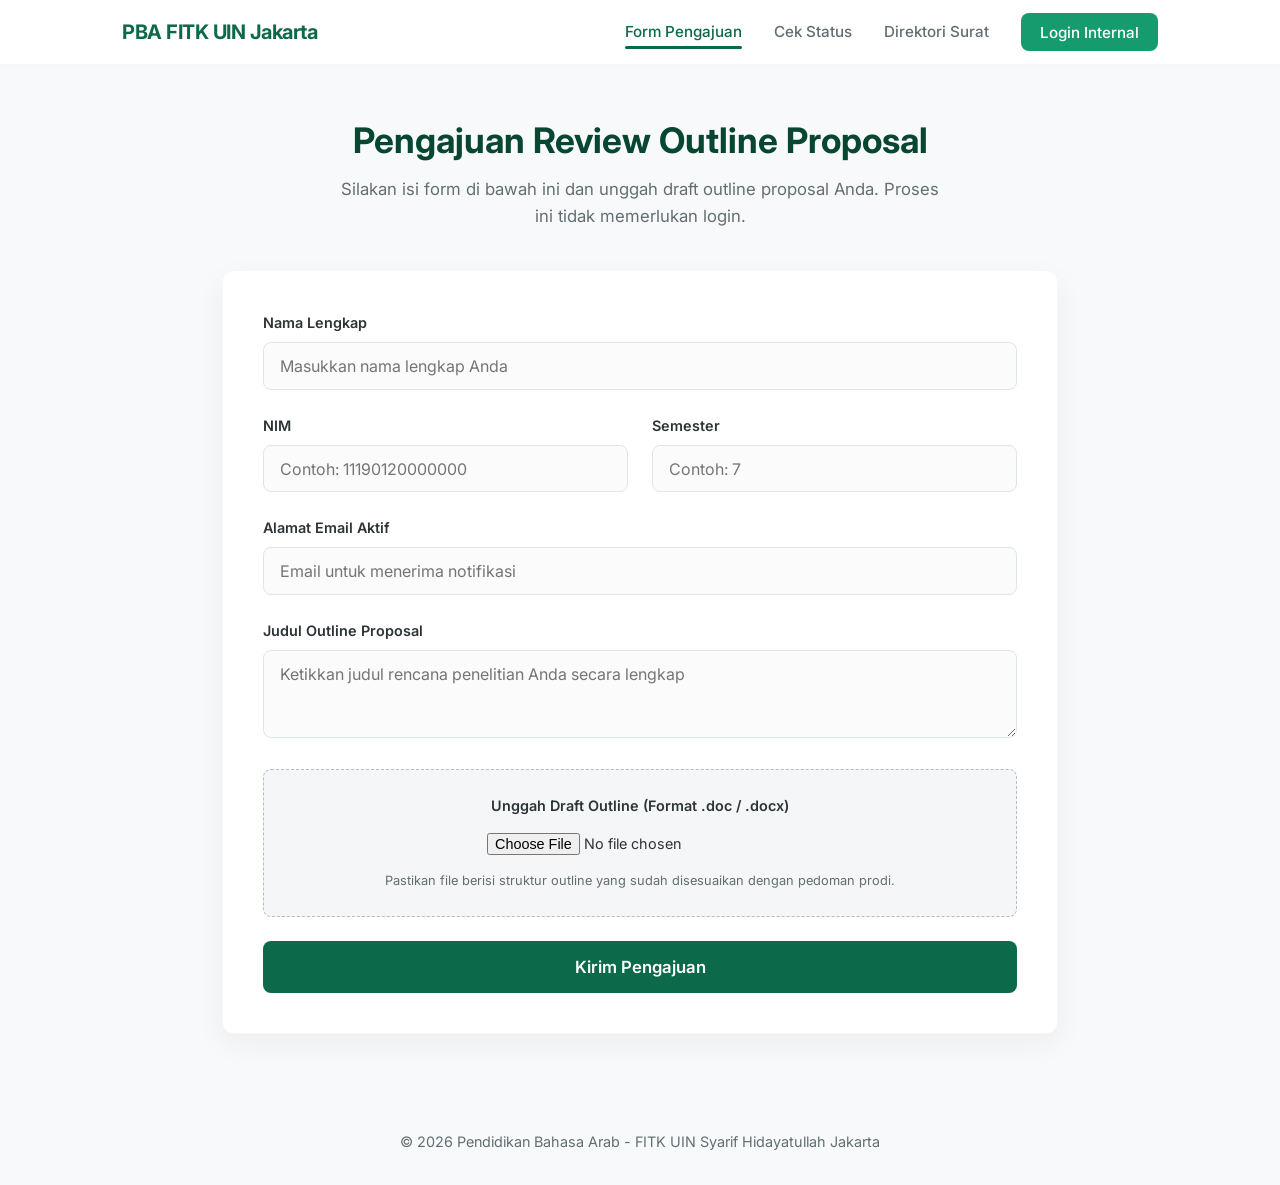
<file: index.html>
<!DOCTYPE html>
<html lang="id">
<head>
    <meta charset="UTF-8">
    <meta name="viewport" content="width=device-width, initial-scale=1.0">
    <title>Review Outline Proposal - PBA FITK UIN Jakarta</title>
    <link href="https://fonts.googleapis.com/css2?family=Inter:wght@300;400;500;600;700&display=swap" rel="stylesheet">
    <link rel="stylesheet" href="style.css">
</head>
<body>
    <nav class="navbar">
        <div class="nav-container">
            <div class="logo">
                <span class="logo-text">PBA FITK UIN Jakarta</span>
            </div>
            <ul class="nav-links">
                <li><a href="#" class="active" onclick="switchTab('pengajuan')">Form Pengajuan</a></li>
                <li><a href="#" onclick="switchTab('status')">Cek Status</a></li>
                <li><a href="surat.html">Direktori Surat</a></li>
                <li><a href="internal.html" class="btn-login">Login Internal</a></li>
            </ul>
        </div>
    </nav>

    <main class="container">
        <!-- TAB PENGAJUAN -->
        <section id="tab-pengajuan" class="tab-content active">
            <div class="hero-header">
                <h1>Pengajuan Review Outline Proposal</h1>
                <p>Silakan isi form di bawah ini dan unggah draft outline proposal Anda. Proses ini tidak memerlukan login.</p>
            </div>
            
            <div class="card form-card">
                <form id="form-pengajuan">
                    <div class="form-group">
                        <label for="nama">Nama Lengkap</label>
                        <input type="text" id="nama" name="nama" required placeholder="Masukkan nama lengkap Anda">
                    </div>
                    
                    <div class="form-row">
                        <div class="form-group">
                            <label for="nim">NIM</label>
                            <input type="text" id="nim" name="nim" required placeholder="Contoh: 11190120000000">
                        </div>
                        <div class="form-group">
                            <label for="semester">Semester</label>
                            <input type="text" id="semester" name="semester" required placeholder="Contoh: 7">
                        </div>
                    </div>
                    
                    <div class="form-group">
                        <label for="email">Alamat Email Aktif</label>
                        <input type="email" id="email" name="email" required placeholder="Email untuk menerima notifikasi">
                    </div>
                    
                    <div class="form-group">
                        <label for="judul">Judul Outline Proposal</label>
                        <textarea id="judul" name="judul" rows="3" required placeholder="Ketikkan judul rencana penelitian Anda secara lengkap"></textarea>
                    </div>
                    
                    <div class="form-group upload-group">
                        <label for="file_draft">Unggah Draft Outline (Format .doc / .docx)</label>
                        <input type="file" id="file_draft" name="file_draft" accept=".doc, .docx, application/msword, application/vnd.openxmlformats-officedocument.wordprocessingml.document" required>
                        <small>Pastikan file berisi struktur outline yang sudah disesuaikan dengan pedoman prodi.</small>
                    </div>
                    
                    <button type="submit" class="btn btn-primary btn-block" id="btn-submit">
                        <span class="btn-text">Kirim Pengajuan</span>
                        <div class="spinner hidden" id="spinner-submit"></div>
                    </button>
                </form>
                
                <div id="alert-success" class="alert alert-success hidden">
                    <h4>Pengajuan Berhasil!</h4>
                    <p>Outline proposal Anda telah masuk ke dalam sistem kami. Silakan cek status pengajuan secara berkala melalui tab "Cek Status" menggunakan NIM Anda.</p>
                </div>
            </div>
        </section>

        <!-- TAB CEK STATUS -->
        <section id="tab-status" class="tab-content hidden">
            <div class="hero-header">
                <h1>Lacak Status Proposal Anda</h1>
                <p>Masukkan NIM Anda untuk melihat perkembangan proses review outline proposal.</p>
            </div>
            
            <div class="card form-card search-card">
                <form id="form-status">
                    <div class="form-group">
                        <label for="search-nim">Nomor Induk Mahasiswa (NIM)</label>
                        <div class="search-box">
                            <input type="text" id="search-nim" placeholder="Masukkan NIM Anda" required>
                            <button type="submit" class="btn btn-primary" id="btn-search">Cari</button>
                        </div>
                    </div>
                </form>
            </div>
            
            <!-- Hasil Pencarian Status -->
            <div id="status-result" class="status-result-container hidden">
                <!-- Akan dirender oleh JS -->
            </div>
            
        </section>
    </main>

    <footer>
        <p>&copy; 2026 Pendidikan Bahasa Arab - FITK UIN Syarif Hidayatullah Jakarta</p>
    </footer>

    <script src="app.js"></script>
</body>
</html>
</file>
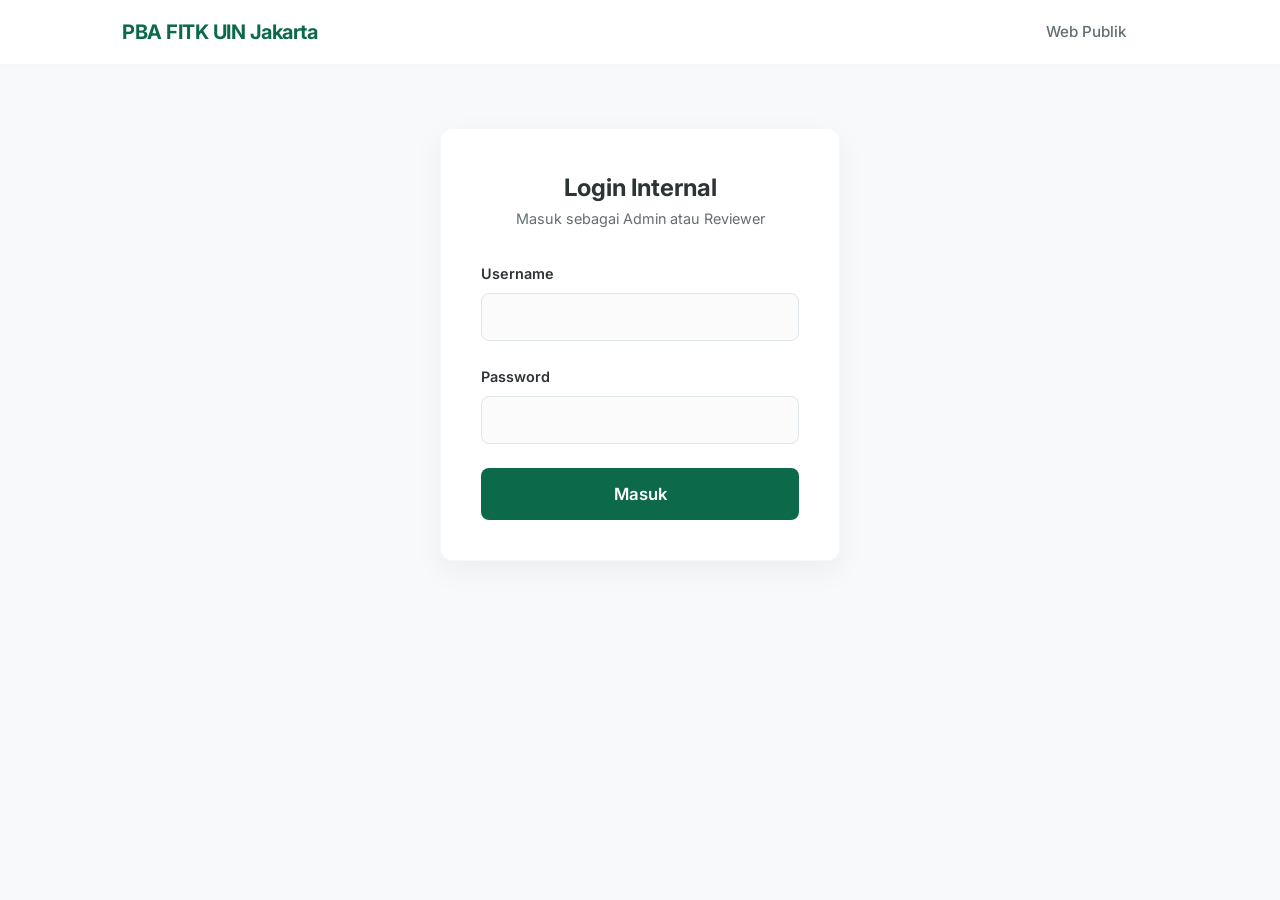
<file: internal.html>
<!DOCTYPE html>
<html lang="id">
<head>
    <meta charset="UTF-8">
    <meta name="viewport" content="width=device-width, initial-scale=1.0">
    <title>Internal Dashboard - PBA FITK UIN Jakarta</title>
    <link href="https://fonts.googleapis.com/css2?family=Inter:wght@300;400;500;600;700&display=swap" rel="stylesheet">
    <link rel="stylesheet" href="style.css">
</head>
<body>
    <nav class="navbar">
        <div class="nav-container">
            <div class="logo">
                <span class="logo-text">PBA FITK UIN Jakarta</span>
            </div>
            <ul class="nav-links">
                <li><a href="index.html">Web Publik</a></li>
                <li><a href="#" id="btn-logout" class="hidden">Logout</a></li>
            </ul>
        </div>
    </nav>

    <main class="container">
        <!-- LOGIN SECTION -->
        <section id="login-section" class="card form-card" style="max-width: 400px; margin: 4rem auto;">
            <div style="text-align: center; margin-bottom: 2rem;">
                <h2>Login Internal</h2>
                <p style="color: var(--text-muted); font-size: 0.9rem;">Masuk sebagai Admin atau Reviewer</p>
            </div>
            <form id="form-login">
                <div class="form-group">
                    <label for="username">Username</label>
                    <input type="text" id="username" required>
                </div>
                <div class="form-group">
                    <label for="password">Password</label>
                    <input type="password" id="password" required>
                </div>
                <button type="submit" class="btn btn-primary btn-block">Masuk</button>
            </form>
            <div id="login-error" class="alert alert-success hidden" style="background:#f8d7da; border-color:#f5c6cb; color:#721c24; text-align:center; padding: 0.8rem; margin-top: 1rem;">
                Kredensial salah.
            </div>
        </section>

        <!-- DASHBOARD ADMIN SECTION -->
        <section id="dashboard-admin" class="tab-content hidden">
            <div class="hero-header" style="text-align: left; margin-bottom: 2rem;">
                <h1>Dashboard Admin</h1>
                <p>Kelola persetujuan outline proposal dan terbitkan Surat Permohonan Bimbingan.</p>
            </div>

            <!-- Statistik Outline -->
            <div class="stats-grid">
                <div class="stat-card">
                    <h3>Total Masuk</h3>
                    <div class="value" id="stat-total">-</div>
                </div>
                <div class="stat-card">
                    <h3>Belum Direview</h3>
                    <div class="value" id="stat-belum" style="color: var(--text-muted);">-</div>
                </div>
                <div class="stat-card">
                    <h3>Revisi (Proses)</h3>
                    <div class="value" id="stat-revisi" style="color: var(--warning);">-</div>
                </div>
                <div class="stat-card">
                    <h3>Di-acc (Selesai)</h3>
                    <div class="value" id="stat-selesai" style="color: var(--success);">-</div>
                </div>
            </div>

            <div class="card" style="margin-bottom: 2rem;">
                <h3>Validasi & Terbitkan Surat</h3>
                <p style="color: var(--text-muted); font-size:0.9rem; margin-bottom: 1rem;">Daftar proposal yang direkomendasikan Di-acc oleh reviewer.</p>
                <div style="overflow-x: auto;">
                    <table class="data-table">
                        <thead>
                            <tr>
                                <th>Tgl Pengajuan</th>
                                <th>Mahasiswa</th>
                                <th>Judul</th>
                                <th>Aksi Admin</th>
                            </tr>
                        </thead>
                        <tbody id="table-admin-validasi">
                            <tr><td colspan="4" style="text-align:center;">Memuat data...</td></tr>
                        </tbody>
                    </table>
                </div>
                <div style="margin-top: 1rem; text-align: right;" id="container-terbitkan-massal" class="hidden">
                    <button id="btn-terbitkan-massal" class="btn btn-primary" onclick="terbitkanMasal()">Terbitkan Semua Surat yang Dipilih</button>
                </div>
            </div>

            <!-- Tabel Beban Dosen -->
            <div class="card">
                <h3>Detail Beban Bimbingan Dosen</h3>
                <div style="overflow-x: auto; margin-top: 1rem;">
                    <table class="data-table">
                        <thead>
                            <tr>
                                <th>Nama Dosen</th>
                                <th>Jumlah Bimbingan</th>
                                <th>Daftar Mahasiswa Bimbingan</th>
                            </tr>
                        </thead>
                        <tbody id="table-beban-dosen">
                            <tr><td colspan="3" style="text-align:center;">Memuat data...</td></tr>
                        </tbody>
                    </table>
                </div>
            </div>
        </section>

        <!-- DASHBOARD REVIEWER SECTION -->
        <section id="dashboard-reviewer" class="tab-content hidden">
            <div class="hero-header" style="text-align: left; margin-bottom: 2rem;">
                <h1>Antrean Review</h1>
                <p>Selamat datang, <span id="reviewer-name" style="font-weight:600;"></span>. Berikut daftar outline proposal yang perlu Anda periksa.</p>
            </div>

            <div class="card">
                <div style="overflow-x: auto;">
                    <table class="data-table">
                        <thead>
                            <tr>
                                <th>Tgl Pengajuan</th>
                                <th>Mahasiswa</th>
                                <th>Judul & File Draft</th>
                                <th>Update Hasil Review</th>
                            </tr>
                        </thead>
                        <tbody id="table-reviewer">
                            <tr><td colspan="4" style="text-align:center;">Memuat data...</td></tr>
                        </tbody>
                    </table>
                </div>
            </div>
        </section>
    </main>

    <script src="internal.js"></script>
</body>
</html>
</file>
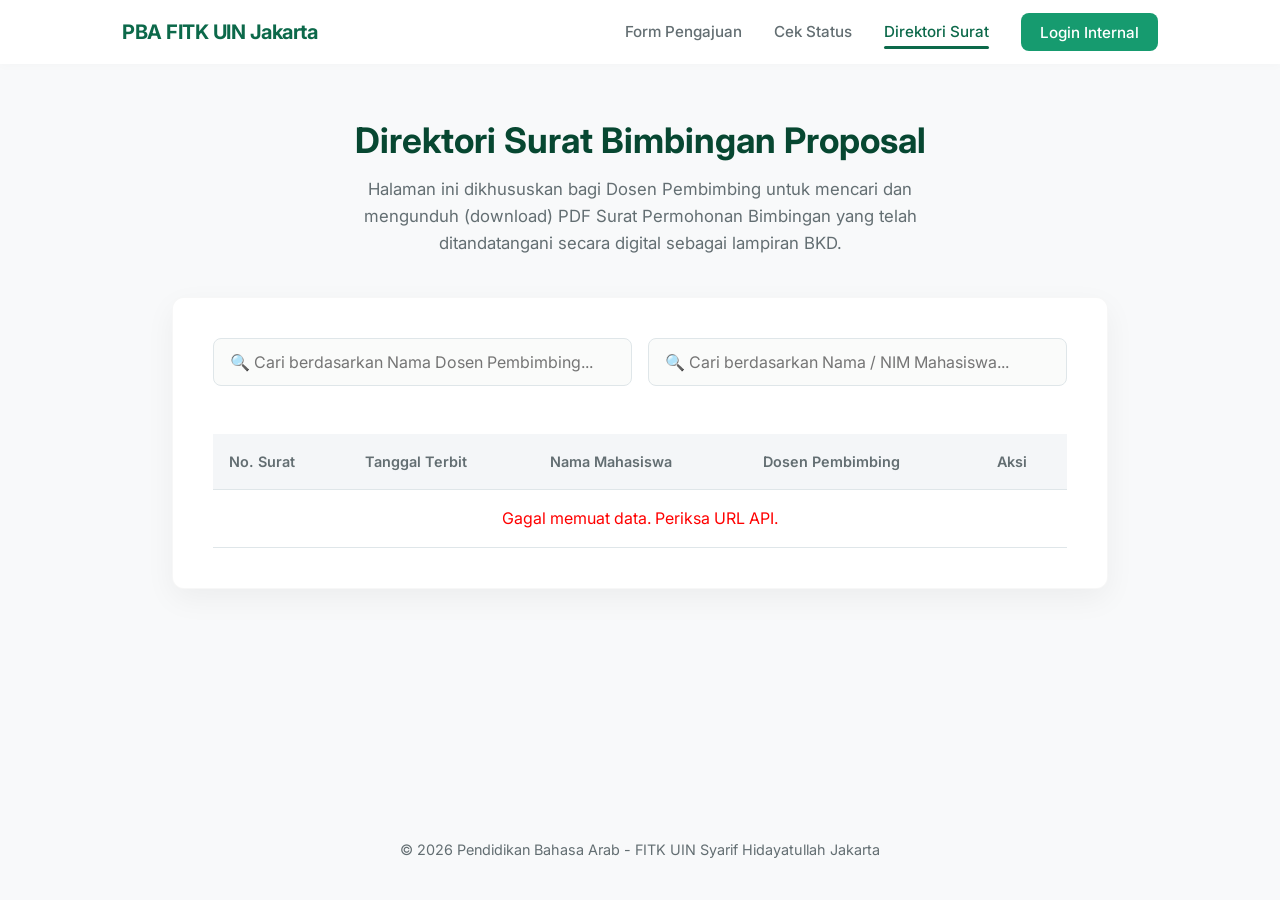
<file: surat.html>
<!DOCTYPE html>
<html lang="id">

<head>
    <meta charset="UTF-8">
    <meta name="viewport" content="width=device-width, initial-scale=1.0">
    <title>Direktori Surat Bimbingan - PBA FITK</title>
    <link href="https://fonts.googleapis.com/css2?family=Inter:wght@300;400;500;600;700&display=swap" rel="stylesheet">
    <link rel="stylesheet" href="style.css">
    <style>
        .filter-section {
            display: flex;
            gap: 1rem;
            margin-bottom: 2rem;
            flex-wrap: wrap;
        }

        .filter-section input,
        .filter-section select {
            min-width: 200px;
            flex: 1;
        }
    </style>
</head>

<body>
    <nav class="navbar">
        <div class="nav-container">
            <div class="logo">
                <span class="logo-text">PBA FITK UIN Jakarta</span>
            </div>
            <ul class="nav-links">
                <li><a href="index.html">Form Pengajuan</a></li>
                <li><a href="index.html" onclick="localStorage.setItem('openTab', 'status')">Cek Status</a></li>
                <li><a href="surat.html" class="active">Direktori Surat</a></li>
                <li><a href="internal.html" class="btn-login">Login Internal</a></li>
            </ul>
        </div>
    </nav>

    <main class="container" style="max-width: 1000px;">
        <div class="hero-header">
            <h1>Direktori Surat Bimbingan Proposal</h1>
            <p>Halaman ini dikhususkan bagi Dosen Pembimbing untuk mencari dan mengunduh (download) PDF Surat Permohonan
                Bimbingan yang telah ditandatangani secara digital sebagai lampiran BKD.</p>
        </div>

        <div class="card">
            <div class="filter-section">
                <input type="text" id="search-dosen" placeholder="🔍 Cari berdasarkan Nama Dosen Pembimbing...">
                <input type="text" id="search-mhs" placeholder="🔍 Cari berdasarkan Nama / NIM Mahasiswa...">
            </div>

            <div style="overflow-x: auto;">
                <table class="data-table">
                    <thead>
                        <tr>
                            <th>No. Surat</th>
                            <th>Tanggal Terbit</th>
                            <th>Nama Mahasiswa</th>
                            <th>Dosen Pembimbing</th>
                            <th>Aksi</th>
                        </tr>
                    </thead>
                    <tbody id="table-surat-body">
                        <tr>
                            <td colspan="5" style="text-align: center;">Memuat data surat...</td>
                        </tr>
                    </tbody>
                </table>
            </div>
        </div>
    </main>

    <footer>
        <p>&copy; 2026 Pendidikan Bahasa Arab - FITK UIN Syarif Hidayatullah Jakarta</p>
    </footer>

    <script>
        // Gunakan SCRIPT_URL yang sama dengan app.js
        // Dalam implementasi nyata, deklarasikan SCRIPT_URL di satu file terpisah (misal config.js)
        const SCRIPT_URL = 'https://script.google.com/macros/s/AKfycbz7bQpOK0SlcCwlt1deN9dOiML-sx5IPn9QLr4iilfbD2g15H_N5m6HNl0Ijq6tqTLA/exec';

        document.addEventListener('DOMContentLoaded', async () => {
            await fetchDirektoriSurat();
            setupFilters();
        });

        async function fetchDirektoriSurat() {
            const tbody = document.getElementById('table-surat-body');
            try {
                // Endpoint GAS khusus direktori surat
                const response = await fetch(`${SCRIPT_URL}?action=direktori_surat`);
                const json = await response.json();

                tbody.innerHTML = ''; // Clear loading text

                if (json.status === 'success' && json.data.length > 0) {
                    window.suratData = json.data; // Simpan ke global variable untuk filtering lokal
                    renderTable(json.data);
                } else {
                    tbody.innerHTML = '<tr><td colspan="5" style="text-align: center;">Belum ada surat yang diterbitkan.</td></tr>';
                }
            } catch (error) {
                console.error("Error:", error);
                tbody.innerHTML = '<tr><td colspan="5" style="text-align: center; color: red;">Gagal memuat data. Periksa URL API.</td></tr>';
            }
        }

        function renderTable(data) {
            const tbody = document.getElementById('table-surat-body');
            tbody.innerHTML = '';

            if (data.length === 0) {
                tbody.innerHTML = '<tr><td colspan="5" style="text-align: center;">Tidak ada data yang cocok dengan pencarian.</td></tr>';
                return;
            }

            data.forEach(item => {
                const dateObj = new Date(item.tanggal);
                const dateStr = dateObj.toLocaleDateString('id-ID', { day: '2-digit', month: 'short', year: 'numeric' });

                const tr = document.createElement('tr');
                tr.innerHTML = `
                    <td><strong>${item.no_surat}</strong></td>
                    <td>${dateStr}</td>
                    <td>${item.nama_mhs} <br> <small>${item.nim}</small></td>
                    <td>${item.dosen}</td>
                    <td>
                        <a href="${item.url_surat}" target="_blank" class="download-btn" style="display:inline-block; text-align:center;">
                            Unduh PDF
                        </a>
                    </td>
                `;
                tbody.appendChild(tr);
            });
        }

        function setupFilters() {
            const searchDosen = document.getElementById('search-dosen');
            const searchMhs = document.getElementById('search-mhs');

            const filterData = () => {
                if (!window.suratData) return;

                const qDosen = searchDosen.value.toLowerCase();
                const qMhs = searchMhs.value.toLowerCase();

                const filtered = window.suratData.filter(item => {
                    const matchDosen = item.dosen.toLowerCase().includes(qDosen);
                    const matchMhs = item.nama_mhs.toLowerCase().includes(qMhs) || item.nim.toLowerCase().includes(qMhs);
                    return matchDosen && matchMhs;
                });

                renderTable(filtered);
            };

            searchDosen.addEventListener('input', filterData);
            searchMhs.addEventListener('input', filterData);
        }
    </script>
</body>

</html>
</file>
<file: style.css>
/* VARIABEL TEMA & WARNA */
:root {
    --primary-color: #0c694a; /* Hijau UIN/PBA */
    --primary-light: #169b6f;
    --primary-dark: #074731;
    --secondary-color: #f7b731; /* Aksen Kuning/Emas */
    --bg-color: #f8f9fa;
    --card-bg: #ffffff;
    --text-main: #2d3436;
    --text-muted: #636e72;
    --border-color: #dfe6e9;
    --success: #00b894;
    --warning: #fdcb6e;
    --danger: #ff7675;
    --radius: 12px;
    --shadow: 0 10px 30px rgba(0,0,0,0.05);
    --transition: all 0.3s ease;
}

/* RESET & DASAR */
* {
    margin: 0;
    padding: 0;
    box-sizing: border-box;
    font-family: 'Inter', sans-serif;
}

body {
    background-color: var(--bg-color);
    color: var(--text-main);
    line-height: 1.6;
}

a {
    text-decoration: none;
    color: var(--primary-color);
    transition: var(--transition);
}

/* NAVBAR */
.navbar {
    background-color: var(--card-bg);
    box-shadow: 0 2px 10px rgba(0,0,0,0.02);
    position: sticky;
    top: 0;
    z-index: 100;
}

.nav-container {
    max-width: 1100px;
    margin: 0 auto;
    padding: 1rem 2rem;
    display: flex;
    justify-content: space-between;
    align-items: center;
}

.logo-text {
    font-size: 1.25rem;
    font-weight: 700;
    color: var(--primary-color);
    letter-spacing: -0.5px;
}

.nav-links {
    list-style: none;
    display: flex;
    gap: 2rem;
    align-items: center;
}

.nav-links a {
    color: var(--text-muted);
    font-weight: 500;
    font-size: 0.95rem;
    padding: 0.5rem 0;
    position: relative;
}

.nav-links a:hover, .nav-links a.active {
    color: var(--primary-color);
}

.nav-links a.active::after {
    content: '';
    position: absolute;
    bottom: 0;
    left: 0;
    width: 100%;
    height: 3px;
    background-color: var(--primary-color);
    border-radius: 3px;
}

.btn-login {
    background-color: var(--primary-light);
    color: white !important;
    padding: 0.6rem 1.2rem !important;
    border-radius: 8px;
}

.btn-login:hover {
    background-color: var(--primary-color);
}

.btn-login.active::after {
    display: none;
}

/* LAYOUT UTAMA */
.container {
    max-width: 900px;
    margin: 3rem auto;
    padding: 0 2rem;
    min-height: 70vh;
}

.hero-header {
    text-align: center;
    margin-bottom: 2.5rem;
}

.hero-header h1 {
    font-size: 2.2rem;
    font-weight: 700;
    color: var(--primary-dark);
    margin-bottom: 0.5rem;
}

.hero-header p {
    color: var(--text-muted);
    font-size: 1.05rem;
    max-width: 600px;
    margin: 0 auto;
}

/* KOMPONEN CARD */
.card {
    background: var(--card-bg);
    border-radius: var(--radius);
    padding: 2.5rem;
    box-shadow: var(--shadow);
    border: 1px solid rgba(0,0,0,0.03);
}

/* TAB CONTENT */
.tab-content {
    display: none;
    animation: fadeIn 0.4s ease-in-out;
}

.tab-content.active {
    display: block;
}

@keyframes fadeIn {
    from { opacity: 0; transform: translateY(10px); }
    to { opacity: 1; transform: translateY(0); }
}

/* FORM STYLES */
.form-group {
    margin-bottom: 1.5rem;
}

.form-row {
    display: grid;
    grid-template-columns: 1fr 1fr;
    gap: 1.5rem;
}

label {
    display: block;
    margin-bottom: 0.5rem;
    font-weight: 600;
    font-size: 0.9rem;
    color: var(--text-main);
}

input[type="text"],
input[type="email"],
input[type="password"],
textarea,
select {
    width: 100%;
    padding: 0.8rem 1rem;
    border: 1px solid var(--border-color);
    border-radius: 8px;
    font-size: 1rem;
    transition: var(--transition);
    background-color: #fafbfa;
}

input:focus, textarea:focus, select:focus {
    outline: none;
    border-color: var(--primary-light);
    box-shadow: 0 0 0 3px rgba(22, 155, 111, 0.1);
    background-color: #fff;
}

.upload-group {
    background-color: #f4f6f8;
    padding: 1.5rem;
    border-radius: 8px;
    border: 1px dashed #b2bec3;
    text-align: center;
}

.upload-group input[type="file"] {
    display: block;
    margin: 1rem auto;
    font-size: 0.9rem;
}

small {
    color: var(--text-muted);
    font-size: 0.8rem;
    display: block;
    margin-top: 0.3rem;
}

/* TOMBOL */
.btn {
    display: inline-flex;
    align-items: center;
    justify-content: center;
    padding: 0.8rem 1.5rem;
    font-size: 1rem;
    font-weight: 600;
    border-radius: 8px;
    border: none;
    cursor: pointer;
    transition: var(--transition);
    gap: 0.5rem;
}

.btn-primary {
    background-color: var(--primary-color);
    color: white;
}

.btn-primary:hover {
    background-color: var(--primary-dark);
    transform: translateY(-2px);
    box-shadow: 0 4px 12px rgba(12, 105, 74, 0.2);
}

.btn-block {
    width: 100%;
    padding: 1rem;
    font-size: 1.05rem;
}

/* SPINNER & LOADING */
.spinner {
    border: 3px solid rgba(255,255,255,0.3);
    width: 20px;
    height: 20px;
    border-radius: 50%;
    border-left-color: #fff;
    animation: spin 1s linear infinite;
}

@keyframes spin {
    0% { transform: rotate(0deg); }
    100% { transform: rotate(360deg); }
}

.hidden {
    display: none !important;
}

/* ALERTS */
.alert {
    padding: 1rem 1.5rem;
    border-radius: 8px;
    margin-top: 1.5rem;
}

.alert-success {
    background-color: #e3fbed;
    color: var(--primary-dark);
    border: 1px solid #bdf2d5;
}

/* TABEL & DASHBOARD */
.data-table {
    width: 100%;
    border-collapse: collapse;
    margin-top: 1rem;
}

.data-table th, .data-table td {
    padding: 1rem;
    text-align: left;
    border-bottom: 1px solid var(--border-color);
}

.data-table th {
    background-color: #f4f6f8;
    font-weight: 600;
    font-size: 0.9rem;
    color: var(--text-muted);
}

.badge {
    padding: 0.4rem 0.8rem;
    border-radius: 20px;
    font-size: 0.8rem;
    font-weight: 600;
}

.badge.menunggu { background-color: #f1f2f6; color: #57606f; }
.badge.revisi { background-color: #fff3cd; color: #856404; }
.badge.di-acc { background-color: #d4edda; color: #155724; }

/* FOOTER */
footer {
    text-align: center;
    padding: 2rem;
    color: var(--text-muted);
    font-size: 0.9rem;
    margin-top: 4rem;
}

/* SEARCH BOX */
.search-box {
    display: flex;
    gap: 1rem;
}

.search-box input {
    flex: 1;
}

/* KARTU STATUS (Hasil Pencarian) */
.status-card {
    background: #fff;
    border: 1px solid var(--border-color);
    border-radius: var(--radius);
    padding: 1.5rem;
    margin-top: 1.5rem;
    border-left: 5px solid var(--primary-color);
    display: flex;
    justify-content: space-between;
    align-items: center;
}

.status-info h3 {
    margin-bottom: 0.3rem;
    color: var(--primary-dark);
}

.status-info p {
    font-size: 0.9rem;
    color: var(--text-muted);
}

.download-btn {
    display: inline-block;
    white-space: nowrap;
    background-color: #f1f2f6;
    color: #2f3542;
    padding: 0.5rem 1rem;
    border-radius: 6px;
    font-size: 0.9rem;
    font-weight: 600;
    border: 1px solid #dfe4ea;
    text-decoration: none;
}
.download-btn:hover {
    background-color: #eccc68;
    color: #2f3542;
}

/* GRID STATS (Admin Dashboard) */
.stats-grid {
    display: grid;
    grid-template-columns: repeat(auto-fit, minmax(200px, 1fr));
    gap: 1.5rem;
    margin-bottom: 2rem;
}

.stat-card {
    background: #fff;
    padding: 1.5rem;
    border-radius: var(--radius);
    border: 1px solid var(--border-color);
    text-align: center;
    box-shadow: 0 4px 6px rgba(0,0,0,0.02);
}

.stat-card h3 {
    font-size: 1rem;
    color: var(--text-muted);
    font-weight: 500;
}

.stat-card .value {
    font-size: 2.5rem;
    font-weight: 700;
    color: var(--primary-color);
    margin-top: 0.5rem;
}
</file>
